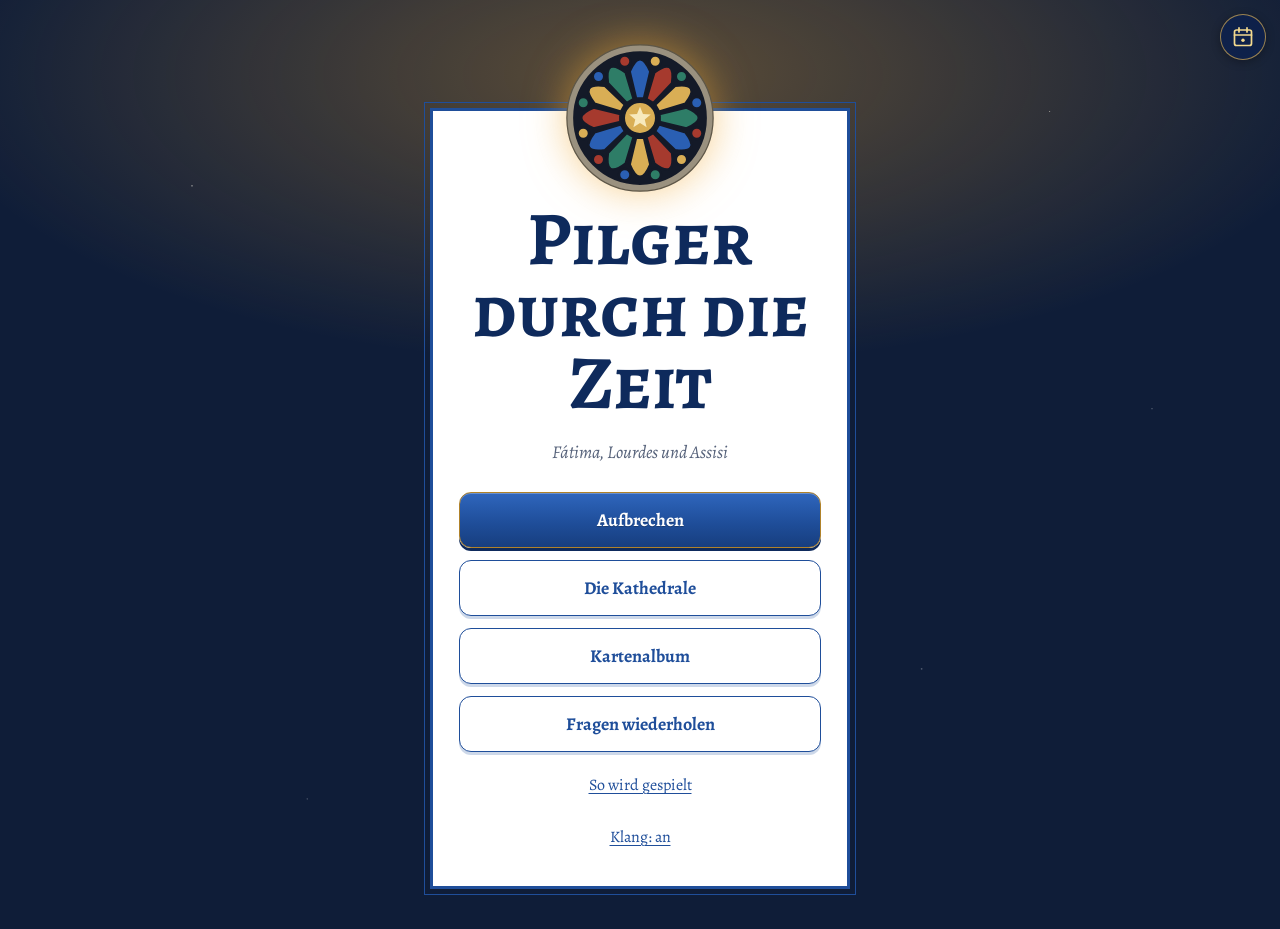
<file: index.html>
<!doctype html>
<html lang="de">
<head>
<meta charset="utf-8">
<meta name="viewport" content="width=device-width, initial-scale=1, viewport-fit=cover">
<meta name="theme-color" content="#1F4E9A">
<title>Pilger durch die Zeit</title>
<link rel="manifest" href="manifest.webmanifest">
<link rel="icon" href="icon-192.png">
<link rel="apple-touch-icon" href="icon-192.png">
<meta name="apple-mobile-web-app-capable" content="yes">
<link rel="preconnect" href="https://fonts.googleapis.com">
<link rel="preconnect" href="https://fonts.gstatic.com" crossorigin>
<link href="https://fonts.googleapis.com/css2?family=Alegreya:ital,wght@0,400;0,500;0,700;0,800;1,400&family=Alegreya+SC:wght@500;700&display=swap" rel="stylesheet">
<link rel="stylesheet" href="style.css">
</head>
<body>
<div id="app"></div>
<script src="bilder.js"></script>
<script src="kapitel-1-fatima.js"></script>
<script src="kapitel-2-lourdes.js"></script>
<script src="kapitel-3-assisi.js"></script>
<script src="spiel.js"></script>
</body>
</html>
</file>
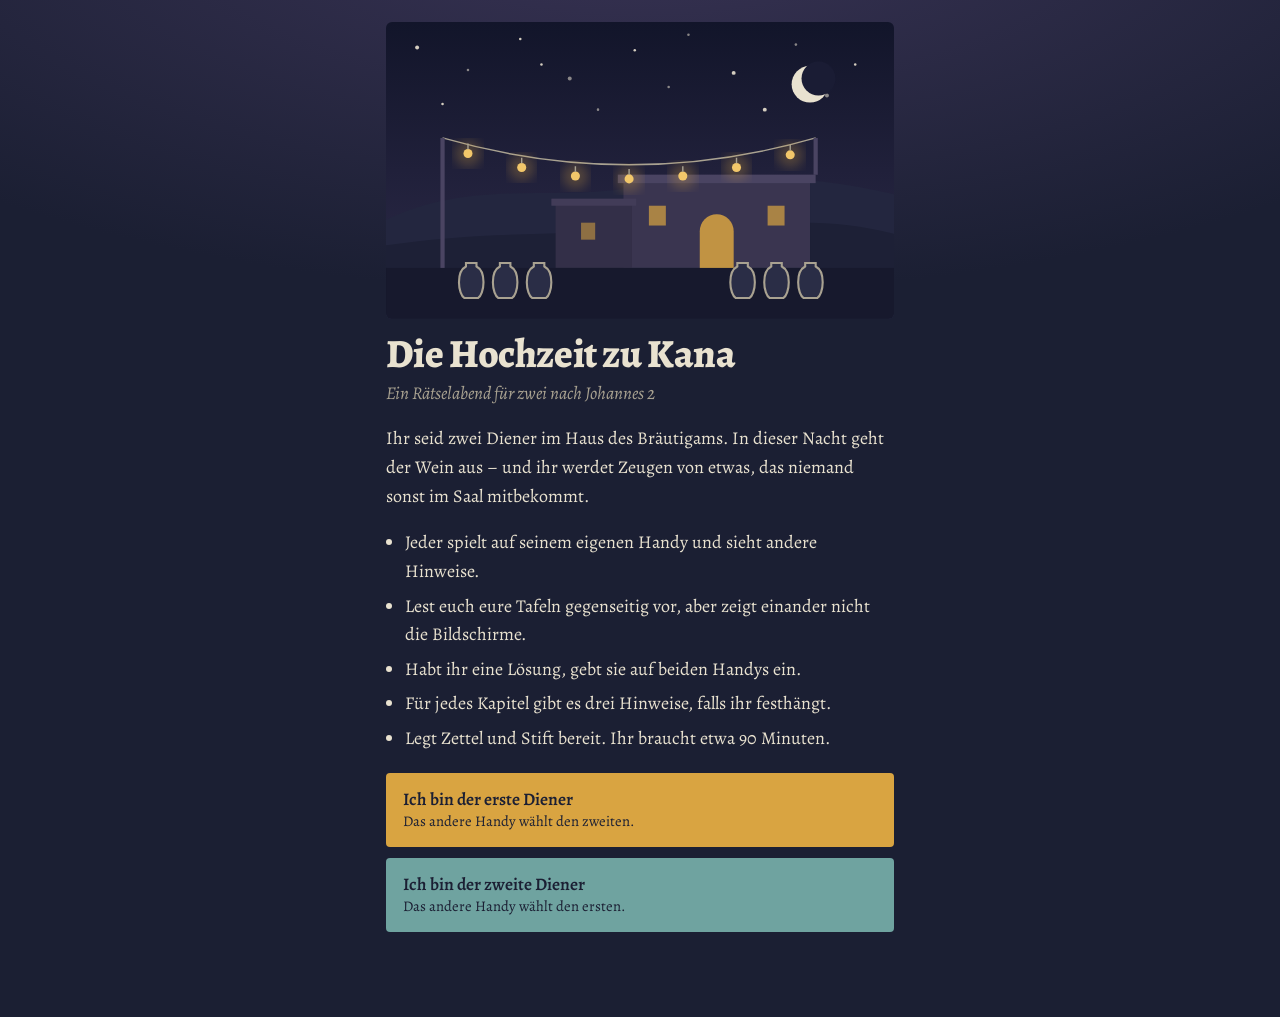
<file: kana.html>
<!DOCTYPE html>
<html lang="de">
<head>
<meta charset="utf-8">
<meta name="viewport" content="width=device-width, initial-scale=1">
<meta name="theme-color" content="#1B1F33">
<title>Die Hochzeit zu Kana</title>
<link rel="preconnect" href="https://fonts.googleapis.com">
<link rel="preconnect" href="https://fonts.gstatic.com" crossorigin>
<link href="https://fonts.googleapis.com/css2?family=Alegreya:ital,wght@0,400;0,600;0,800;1,400;1,600&display=swap" rel="stylesheet">
<style>
:root{
  --night:#1B1F33; --night2:#262B45; --night3:#33385A;
  --stone:#E9E2D0; --stone-dim:#A9A291;
  --ink:#2B2335; --ink-dim:#6B6152;
  --wine:#8E2448; --water:#6FA3A0; --lamp:#D9A441;
}
*{box-sizing:border-box}
html{background:var(--night)}
body{margin:0;min-height:100vh;color:var(--stone);
  background:radial-gradient(ellipse 120% 60% at 50% -10%, #3A3456 0%, var(--night) 65%) no-repeat, var(--night);
  font-family:Alegreya,Georgia,serif;font-size:18px;line-height:1.6}
main{max-width:34rem;margin:0 auto;padding:1rem 1.1rem 4rem}
h1{font-weight:800;font-size:2.5rem;line-height:1.02;margin:.9rem 0 .3rem;letter-spacing:-.01em}
h2{font-weight:800;font-size:1.75rem;line-height:1.12;margin:0}
.ref{color:var(--stone-dim);font-style:italic;margin:0 0 1rem}
p{margin:.65rem 0}
.story p:first-child::first-letter{font-weight:800;font-size:3.1em;float:left;line-height:.85;margin:.06em .1em 0 0;color:var(--lamp)}

/* Szene auf dem Startbildschirm */
.scene{display:block;width:100%;height:auto;border-radius:6px;margin-top:.4rem}
.scene .glow{animation:flicker 4.5s ease-in-out infinite}
.scene .glow:nth-of-type(2n){animation-delay:-1.7s}
@keyframes flicker{0%,100%{opacity:1}45%{opacity:.78}60%{opacity:.95}}

/* Krüge als Fortschritt */
.jars{display:flex;gap:.4rem;margin:.3rem 0 .6rem}
.jar{width:2.1rem;height:2.9rem;overflow:visible}
.jar .body{fill:none;stroke:var(--stone-dim);stroke-width:2}
.jar .liquid{fill:var(--water);transform-box:fill-box;transform-origin:50% 100%;transform:scaleY(0);transition:transform 1.5s cubic-bezier(.3,.7,.3,1), fill 2.2s ease}
.jar.full .liquid{transform:scaleY(1)}
.jars.wine .liquid{fill:var(--wine)}
.jars.wine .jar{filter:drop-shadow(0 0 6px rgba(217,164,65,.55));transition:filter 2s ease}

/* Kapitelkopf */
.head{display:flex;gap:.8rem;align-items:center;margin:.6rem 0 .2rem}
.icon{flex:none;width:3.1rem;height:3.1rem;stroke:var(--lamp);stroke-width:2;fill:none;stroke-linecap:round;stroke-linejoin:round}
.chapno{color:var(--stone-dim);font-size:.95rem;margin:0}

/* Tafel mit den Rollenhinweisen – heller Kalkstein, dunkle Tinte */
.tablet{background:linear-gradient(170deg,#EFE9DA 0%,#E2D9C3 100%);color:var(--ink);border-radius:4px;
  padding:1rem 1.1rem 1.1rem;margin:1.3rem 0;border-top:5px solid var(--lamp);box-shadow:0 8px 24px rgba(0,0,0,.35)}
.tablet.b{border-top-color:var(--water)}
.tablet .who{font-weight:600;font-style:italic;color:#8A6A1F;margin:0 0 .4rem}
.tablet.b .who{color:#3F7A76}
.tablet blockquote{border-left-color:var(--wine)}
.tablet .codes{color:var(--wine)}
.tablet .compass{color:var(--ink-dim)}
.tablet .grid span{background:#D2C7AE;color:var(--ink)}
blockquote{margin:.8rem 0;padding:.2rem 0 .2rem 1rem;border-left:3px solid var(--lamp);font-style:italic}
blockquote.segen{font-style:normal;line-height:1.9}
ul.plain{padding-left:1.1rem;margin:.5rem 0}
ul.plain li{margin:.4rem 0}
ol.vessels{padding-left:1.7rem;margin:.5rem 0}
ol.vessels li{margin:.3rem 0}
.codes{font-size:1.35rem;font-weight:600;letter-spacing:.04em}
.compass{text-align:center;font-style:italic;font-size:.95rem}
.compass::after{content:" ↑"}
.grid{display:grid;grid-template-columns:repeat(5,1fr);gap:4px;max-width:16rem;margin:.3rem auto .6rem}
.grid span{aspect-ratio:1;display:flex;align-items:center;justify-content:center;font-weight:800;font-size:1.3rem;border-radius:2px}

/* Eingabe */
.entry{display:flex;gap:.5rem;margin:1.2rem 0 .4rem}
input,textarea{font:inherit;color:var(--stone);background:var(--night);border:2px solid var(--night3);border-radius:4px}
input{flex:1;min-width:0;font-size:1.25rem;padding:.55rem .7rem;letter-spacing:.03em}
input:focus,textarea:focus{outline:none;border-color:var(--lamp)}
button{font:inherit;font-weight:600;border:0;border-radius:4px;padding:.6rem 1.1rem;cursor:pointer;background:var(--lamp);color:var(--night)}
button.quiet{background:none;color:var(--stone-dim);padding:.4rem 0;text-decoration:underline;font-weight:400}
button.quiet.armed{color:var(--lamp)}
button:focus-visible,input:focus-visible,textarea:focus-visible,summary:focus-visible{outline:3px solid var(--water);outline-offset:2px}
.msg{min-height:1.6rem;color:var(--lamp)}
.shake{animation:shake .35s}
@keyframes shake{20%,60%{transform:translateX(-6px)}40%,80%{transform:translateX(6px)}}
.hint{background:var(--night2);border-left:3px solid var(--stone-dim);padding:.55rem .85rem;margin:.6rem 0;border-radius:2px}
details{margin-top:1.4rem;color:var(--stone-dim)}
details summary{cursor:pointer}
textarea{width:100%;min-height:5.5rem;padding:.6rem .7rem;margin-top:.5rem;resize:vertical;font-size:1rem;line-height:1.5}

/* Start und Rollen */
.rules{padding-left:1.2rem}
.rules li{margin:.35rem 0}
.roles{display:grid;gap:.7rem;margin:1.3rem 0}
.roles button{text-align:left;padding:.95rem 1.1rem;font-size:1.1rem;line-height:1.35}
.roles button.b{background:var(--water)}
.roles small{display:block;font-weight:400;font-size:.92rem}
.big{width:100%;padding:.85rem;font-size:1.1rem;margin-top:1.2rem}

/* Zwischenszene */
.interlude{border-top:1px solid var(--night3);margin-top:.8rem;padding-top:.4rem}
.wait{color:var(--stone-dim);font-style:italic;font-size:.95rem}

/* Ende */
.final{font-size:1.22rem;line-height:1.7}
.reveal{opacity:0;transition:opacity 1.6s ease 1.8s}
.ready .reveal{opacity:1}
.personal{margin-top:1.4rem;padding:1rem 1.1rem;border:2px solid var(--wine);border-radius:4px;white-space:pre-line;font-size:1.1rem}
.talk{background:var(--night2);border-radius:4px;padding:1rem 1.1rem;margin-top:1.4rem}
.talk h3{margin:0 0 .4rem;font-size:1.2rem}
.talk ol{padding-left:1.3rem;margin:.4rem 0 0}
.talk li{margin:.45rem 0}
@media (prefers-reduced-motion:reduce){
  .scene .glow{animation:none}
  .jar .liquid,.jars.wine .jar,.reveal{transition:none}
  .shake{animation:none}
}
</style>
</head>
<body>
<main id="app"></main>
<script>
/* Eigene Nachricht für das Ende – erscheint nach dem letzten Rätsel auf beiden Handys.
   Zeilenumbruch mit \n, z. B. "Danke für diesen Abend.\nIn Liebe, Philipp" */
const PERSONAL_MESSAGE = "Liebe Karina,\n\nin Kana hat Jesus sein erstes Zeichen bei einer Hochzeit gewirkt – mitten in einem Fest, mitten unter Menschen, die sich lieben. Und es war Maria, die gesehen hat, was fehlt, und es ihrem Sohn anvertraut hat.\n\nDanke, dass wir zusammen auf dem Weg sind. Mit dir wird so vieles Gewöhnliche zu etwas Besonderem.\n\nIch bitte die Gottesmutter, dass sie auch über uns wacht und ihrem Sohn sagt, was uns fehlt – und dass wir den Mut haben zu tun, was er uns sagt.\n\nLass uns zum Schluss zusammen ein Gegrüßet seist du, Maria beten.\n\nDein Philipp";

/* --- SHA-256 (kompakt, ohne externe Abhängigkeiten) --- */
function sha256(ascii){
  function rr(v,a){return (v>>>a)|(v<<(32-a))}
  const bytes=new TextEncoder().encode(ascii);
  const K=[],H=[];let p=2,n=0;
  const isP=x=>{for(let i=2;i*i<=x;i++)if(x%i===0)return false;return true};
  while(n<64){if(isP(p)){if(n<8)H[n]=(Math.pow(p,1/2)*4294967296)|0;K[n++]=(Math.pow(p,1/3)*4294967296)|0}p++}
  const l=bytes.length,bl=l*8;
  const withPad=new Uint8Array(((l+9+63)>>6)<<6);withPad.set(bytes);withPad[l]=0x80;
  const dv=new DataView(withPad.buffer);dv.setUint32(withPad.length-4,bl>>>0);dv.setUint32(withPad.length-8,Math.floor(bl/4294967296));
  const h=H.slice();
  for(let o=0;o<withPad.length;o+=64){
    const w=new Array(64);
    for(let i=0;i<16;i++)w[i]=dv.getUint32(o+i*4);
    for(let i=16;i<64;i++){const s0=rr(w[i-15],7)^rr(w[i-15],18)^(w[i-15]>>>3),s1=rr(w[i-2],17)^rr(w[i-2],19)^(w[i-2]>>>10);w[i]=(w[i-16]+s0+w[i-7]+s1)|0}
    let [a,b,c,d,e,f,g,hh]=h;
    for(let i=0;i<64;i++){
      const S1=rr(e,6)^rr(e,11)^rr(e,25),ch=(e&f)^(~e&g),t1=(hh+S1+ch+K[i]+w[i])|0;
      const S0=rr(a,2)^rr(a,13)^rr(a,22),mj=(a&b)^(a&c)^(b&c),t2=(S0+mj)|0;
      hh=g;g=f;f=e;e=(d+t1)|0;d=c;c=b;b=a;a=(t1+t2)|0}
    h[0]=(h[0]+a)|0;h[1]=(h[1]+b)|0;h[2]=(h[2]+c)|0;h[3]=(h[3]+d)|0;h[4]=(h[4]+e)|0;h[5]=(h[5]+f)|0;h[6]=(h[6]+g)|0;h[7]=(h[7]+hh)|0}
  return h.map(x=>(x>>>0).toString(16).padStart(8,'0')).join('');
}
function norm(s){return s.toUpperCase().replace(/Ä/g,'AE').replace(/Ö/g,'OE').replace(/Ü/g,'UE').replace(/ß/g,'SS').replace(/[^A-Z0-9]/g,'')}

const CH = JSON.parse(new TextDecoder().decode(Uint8Array.from(atob("W3sidGl0bGUiOiAiRGVyIEtlbGxlciIsICJyZWYiOiAiSm9oIDIsMeKAkzMiLCAibGFiZWwiOiAiS2VsbGVyc2NobG9zcyIsICJudW1lcmljIjogdHJ1ZSwgInN0b3J5IjogIjxwPkR1IGhlYnN0IGRlbiBncm/[base64]/[base64]"),c=>c.charCodeAt(0))));

/* --- Spielstand --- */
const fresh=()=>({role:null,phase:'start',ch:0,found:[],hints:CH.map(()=>0),notes:CH.map(()=>''),start:null});
let S=fresh();
const KEY="kana-spielstand-v2";
async function save(){
  const v=JSON.stringify(S);
  try{if(window.storage){await window.storage.set(KEY,v,false);return}}catch(e){}
  try{localStorage.setItem(KEY,v)}catch(e){}
}
async function load(){
  let v=null;
  try{if(window.storage){const r=await window.storage.get(KEY,false);if(r&&r.value)v=r.value}}catch(e){}
  if(!v){try{v=localStorage.getItem(KEY)}catch(e){}}
  if(v){try{S=Object.assign(fresh(),JSON.parse(v))}catch(e){}}
}

/* --- Bausteine --- */
const app=document.getElementById('app');
const JAR='M9 4h12v4c6 3 8 9 8 18s-3 16-6 18H7c-3-2-6-9-6-18S3 11 9 8z';
function jars(filled,animateLast){
  let s=`<div class="jars" aria-label="${filled} von 6 Krügen gefüllt">`;
  for(let i=0;i<6;i++){
    const full=i<filled && !(animateLast && i===filled-1);
    s+=`<svg class="jar${full?' full':''}" data-i="${i}" viewBox="0 0 30 48" aria-hidden="true"><defs><clipPath id="c${i}"><path d="${JAR}"/></clipPath></defs>
      <rect class="liquid" clip-path="url(#c${i})" x="0" y="8" width="30" height="38"/><path class="body" d="${JAR}"/></svg>`;
  }
  return s+'</div>';
}
function fillLast(n){requestAnimationFrame(()=>requestAnimationFrame(()=>{const j=app.querySelector(`.jar[data-i="${n-1}"]`);if(j)j.classList.add('full')}))}

const ICONS={
 key:'<circle cx="15" cy="24" r="8"/><circle cx="15" cy="24" r="2.5"/><path d="M23 24h19M36 24v6M41 24v5"/>',
 tablet:'<rect x="7" y="9" width="30" height="31" rx="2"/><path d="M12 17h20M12 23h20M12 29h13"/><path d="M33 44l11-15"/>',
 jar:'<path d="M18 6h12v5c7 3 9 10 9 18s-3 13-6 15H15c-3-2-6-7-6-15s2-15 9-18z"/><path d="M14 22h20"/>',
 well:'<path d="M9 30h30v12H9z"/><path d="M13 30V10M35 30V10M9 10h30M24 10v9"/><path d="M20 19h8l-1 6h-6z"/>',
 drops:'<path d="M14 7c3 5 5 8 5 11a5 5 0 0 1-10 0c0-3 2-6 5-11z"/><path d="M30 17c3 5 5 8 5 11a5 5 0 0 1-10 0c0-3 2-6 5-11z"/><path d="M19 30c2.4 4 4 6.4 4 8.8a4 4 0 0 1-8 0c0-2.4 1.6-4.8 4-8.8z"/>',
 gate:'<path d="M8 43V21a16 16 0 0 1 32 0v22"/><path d="M14 43V23a10 10 0 0 1 20 0v20"/><path d="M4 43h40"/>'
};
const icon=k=>`<svg class="icon" viewBox="0 0 48 48" aria-hidden="true">${ICONS[k]||''}</svg>`;

function sceneSVG(){
  const stars=[[22,18],[58,34],[95,12],[130,40],[176,20],[214,9],[246,36],[290,16],[332,30],[312,52],[40,58],[150,62],[268,62],[200,46],[110,30]]
    .map(([x,y],i)=>`<circle cx="${x}" cy="${y}" r="${i%3?0.9:1.4}" fill="#E9E2D0" opacity="${i%2?.55:.9}"/>`).join('');
  const lamps=[[58,86],[96,96],[134,102],[172,104],[210,102],[248,96],[286,87]]
    .map(([x,y])=>`<g class="glow"><circle cx="${x}" cy="${y+7}" r="9" fill="#D9A441" opacity=".28" filter="url(#bl)"/><circle cx="${x}" cy="${y+7}" r="3.2" fill="#F2C76A"/></g><line x1="${x}" y1="${y}" x2="${x}" y2="${y+4}" stroke="#A9A291" stroke-width="1"/>`).join('');
  return `<svg class="scene" viewBox="0 0 360 210" role="img" aria-label="Ein Haus in Kana bei Nacht, Lampen leuchten über dem Hof">
  <defs><linearGradient id="sky" x1="0" y1="0" x2="0" y2="1"><stop offset="0" stop-color="#12152A"/><stop offset="1" stop-color="#2E2B4A"/></linearGradient>
  <filter id="bl"><feGaussianBlur stdDeviation="4"/></filter></defs>
  <rect width="360" height="210" fill="url(#sky)"/>${stars}
  <circle cx="300" cy="44" r="13" fill="#E9E2D0"/><circle cx="306" cy="40" r="12" fill="#1A1C34"/>
  <path d="M0 140 C60 112 110 126 170 118 S280 104 360 122 V210 H0Z" fill="#23263F"/>
  <path d="M0 158 C80 146 150 152 220 146 S320 140 360 150 V210 H0Z" fill="#1D2036"/>
  <rect x="168" y="112" width="132" height="62" fill="#3A3550"/><rect x="164" y="108" width="140" height="6" fill="#4A4462"/>
  <rect x="120" y="128" width="54" height="46" fill="#332F48"/><rect x="117" y="125" width="60" height="5" fill="#423C58"/>
  <path d="M222 174v-26a12 12 0 0 1 24 0v26z" fill="#D9A441" opacity=".85"/>
  <rect x="186" y="130" width="12" height="14" fill="#D9A441" opacity=".7"/><rect x="270" y="130" width="12" height="14" fill="#D9A441" opacity=".7"/>
  <rect x="138" y="142" width="10" height="12" fill="#D9A441" opacity=".55"/>
  <path d="M40 82 Q172 120 304 82" fill="none" stroke="#A9A291" stroke-width="1"/>
  <line x1="40" y1="82" x2="40" y2="174" stroke="#4A4462" stroke-width="3"/><line x1="304" y1="82" x2="304" y2="108" stroke="#4A4462" stroke-width="3"/>
  ${lamps}
  <rect x="0" y="174" width="360" height="36" fill="#17192D"/>
  ${[60,84,108,252,276,300].map(x=>`<path transform="translate(${x-9} 168) scale(.62)" d="${JAR}" fill="#2A2D46" stroke="#A9A291" stroke-width="2.4"/>`).join('')}
  </svg>`;
}

function fundbuch(){
  const notes = S.found.length? '<ul class="plain">'+S.found.map((f,i)=>`<li>${CH[i].label}: <strong>${f}</strong></li>`).join('')+'</ul>' : '<p>Noch leer. Hier sammelt ihr eure Lösungen.</p>';
  return `<details><summary>Fundbuch</summary>${notes}<button class="quiet" id="resetBtn" onclick="reset(this)">Spiel neu beginnen</button></details>`;
}
function armed(btn,label,then){
  if(btn.classList.contains('armed')){btn.classList.remove('armed');then();return}
  const old=btn.textContent;btn.classList.add('armed');btn.textContent=label;
  setTimeout(()=>{if(btn.isConnected&&btn.classList.contains('armed')){btn.classList.remove('armed');btn.textContent=old}},3500);
}

/* --- Bildschirme --- */
function startScreen(){
  app.innerHTML=`${sceneSVG()}<h1>Die Hochzeit zu Kana</h1><p class="ref">Ein Rätselabend für zwei nach Johannes 2</p>
  <p>Ihr seid zwei Diener im Haus des Bräutigams. In dieser Nacht geht der Wein aus – und ihr werdet Zeugen von etwas, das niemand sonst im Saal mitbekommt.</p>
  <ul class="rules">
   <li>Jeder spielt auf seinem eigenen Handy und sieht andere Hinweise.</li>
   <li>Lest euch eure Tafeln gegenseitig vor, aber zeigt einander nicht die Bildschirme.</li>
   <li>Habt ihr eine Lösung, gebt sie auf beiden Handys ein.</li>
   <li>Für jedes Kapitel gibt es drei Hinweise, falls ihr festhängt.</li>
   <li>Legt Zettel und Stift bereit. Ihr braucht etwa 90 Minuten.</li>
  </ul>
  <div class="roles">
   <button onclick="pick('a')">Ich bin der erste Diener<small>Das andere Handy wählt den zweiten.</small></button>
   <button class="b" onclick="pick('b')">Ich bin der zweite Diener<small>Das andere Handy wählt den ersten.</small></button>
  </div>`;
}
function prologueScreen(){
  app.innerHTML=`${jars(0)}<h2>Am dritten Tag</h2><p class="ref">Prolog</p>
  <div class="story"><p>Kana, ein Dorf in den Hügeln Galiläas. Seit drei Tagen wird hier Hochzeit gefeiert, wie es sich gehört: mit Musik und Tanz, mit Brot und Wein für das ganze Dorf und die Gäste von auswärts.</p>
  <p>Ihr zwei gehört zum Gesinde des Bräutigams. Ihr tragt Platten, füllt Becher, räumt ab und schlaft wenig. Unter den Gästen ist ein junger Rabbi aus Nazaret mit seinen ersten Jüngern – und seine Mutter Maria, die beim Bräutigam ein und aus geht.</p>
  <p>Es ist der Abend des dritten Tages. Die Lampen im Hof werden angezündet. Im Hof stehen sechs steinerne Krüge, fast leer, und niemand beachtet sie.</p>
  <p>Noch nicht.</p></div>
  <button class="big" onclick="go('play')">Die Nacht beginnt</button>`;
}
function chapterScreen(){
  const c=CH[S.ch], isA=S.role==='a', n=S.hints[S.ch];
  let hints='';
  for(let i=0;i<n;i++)hints+=`<div class="hint"><strong>Hinweis ${i+1}:</strong> ${c.hints[i]}</div>`;
  const more = n<3 ? `<button class="quiet" id="hintBtn" onclick="hint(this)">${n===0?'Hinweis zeigen':'Nächsten Hinweis zeigen'}</button>`:'';
  app.innerHTML=`${jars(S.found.length)}
   <div class="head">${icon(c.icon)}<div><p class="chapno">Kapitel ${S.ch+1} von 6</p><h2>${c.title}</h2></div></div>
   <p class="ref">${c.ref}</p><div class="story">${c.story}</div>
   <section class="tablet ${S.role}"><p class="who">${isA?'Was der erste Diener sieht':'Was der zweite Diener sieht'}</p>${isA?c.a:c.b}</section>
   <div class="entry"><input id="ans" autocomplete="off" autocapitalize="characters" spellcheck="false" ${c.numeric?'inputmode="numeric"':''} placeholder="Eure Lösung" aria-label="Lösung"><button type="button" onclick="check()">Prüfen</button></div>
   <div class="msg" id="msg" role="status"></div>${hints}${more}
   <details${S.notes[S.ch]?' open':''}><summary>Notizen</summary><textarea id="notes" placeholder="Platz für eure Überlegungen. Wird nur auf diesem Handy gespeichert.">${esc(S.notes[S.ch])}</textarea></details>
   ${fundbuch()}`;
  document.getElementById('notes').addEventListener('input',e=>{S.notes[S.ch]=e.target.value;clearTimeout(window._nt);window._nt=setTimeout(save,500)});
}
function interludeScreen(){
  const c=CH[S.ch-1];
  app.innerHTML=`${jars(S.found.length,true)}
   <div class="head">${icon(c.icon)}<div><p class="chapno">Kapitel ${S.ch} gelöst</p><h2>${c.title}</h2></div></div>
   <div class="interlude story">${c.solved}</div>
   <p class="wait">Wartet, bis auch das andere Handy hier angekommen ist.</p>
   <button class="big" onclick="go('play')">Weiter zu Kapitel ${S.ch+1}</button>${fundbuch()}`;
  fillLast(S.found.length);
}
function endScreen(){
  const min=Math.max(1,Math.round((Date.now()-S.start)/60000)), used=S.hints.reduce((a,b)=>a+b,0);
  app.innerHTML=`<div id="end">${jars(6,true)}<h2>Das erste Zeichen</h2><p class="ref">Joh 2,11</p>
   <p class="final">Ihr ritzt das Wort in den Stein. Und während ihr noch davor steht, wird euch klar, was ihr in dieser Nacht gesehen habt:</p>
   <div class="reveal">
   <p class="final">Das war das erste Zeichen, das Jesus tat, in Kana in Galiläa. Er offenbarte seine Herrlichkeit, und seine Jünger glaubten an ihn.</p>
   <p>Der Speisemeister hat den Wein gelobt, der Bräutigam hat die Ehre bekommen. Gewusst, woher er kam, haben nur die Diener. Ihr zwei.</p>
   <p class="ref">Gelöst in etwa ${min} ${min===1?"Minute":"Minuten"}, mit ${used} ${used===1?'Hinweis':'Hinweisen'}.</p>
   ${PERSONAL_MESSAGE?`<div class="personal">${esc(PERSONAL_MESSAGE)}</div>`:''}
   <div class="talk"><h3>Für euch zwei, beim letzten Glas</h3><ol>
    <li>Wo habt ihr erlebt, dass aus etwas ganz Gewöhnlichem plötzlich etwas Besonderes wurde?</li>
    <li>Maria sagt: „Was er euch sagt, das tut.“ Wo fällt euch dieses Vertrauen gerade leicht, wo schwer?</li>
    <li>Der beste Wein kam zuletzt. Worauf freut ihr euch noch, gemeinsam?</li></ol></div>
   ${fundbuch()}</div></div>`;
  const e=document.getElementById('end');
  fillLast(6);
  setTimeout(()=>{const j=e.querySelector('.jars');if(j)j.classList.add('wine')},1700);
  requestAnimationFrame(()=>requestAnimationFrame(()=>e.classList.add('ready')));
}
function esc(s){return String(s||'').replace(/&/g,'&amp;').replace(/</g,'&lt;').replace(/>/g,'&gt;')}

/* --- Ablauf --- */
function render(){
  if(!S.role)startScreen();
  else if(S.ch>=CH.length)endScreen();
  else if(S.phase==='prologue')prologueScreen();
  else if(S.phase==='inter'&&S.ch>0)interludeScreen();
  else chapterScreen();
  window.scrollTo(0,0);
}
function pick(r){S.role=r;S.start=S.start||Date.now();S.phase=S.found.length?'play':'prologue';save();render()}
function go(p){S.phase=p;save();render()}
function hint(btn){armed(btn,'Wirklich? Noch einmal tippen',()=>{S.hints[S.ch]++;save();const y=window.scrollY;chapterScreen();window.scrollTo(0,y)})}
function check(){
  const inp=document.getElementById('ans'), v=norm(inp.value), msg=document.getElementById('msg');
  if(!v){msg.textContent='Gebt zuerst eine Lösung ein.';return}
  if(sha256('kana|'+v)===CH[S.ch].hash){
    S.found[S.ch]=v; S.ch++; S.phase='inter'; save(); render();
  } else {
    msg.textContent='Das stimmt noch nicht. Vergleicht eure Tafeln noch einmal.';
    inp.classList.remove('shake'); void inp.offsetWidth; inp.classList.add('shake');
  }
}
function reset(btn){armed(btn,'Alles löschen? Noch einmal tippen',async()=>{S=fresh();await save();render()})}
document.addEventListener('keydown',e=>{if(e.key==='Enter'&&e.target.id==='ans'){e.preventDefault();check()}});
load().then(render);
</script>
</body>
</html>
</file>
<file: style.css>
:root{
  --bg:#EDF1F7; --surface:#FFFFFF; --text:#18233A; --muted:#56627A;
  --azul:#1F4E9A; --azul-deep:#0E2A5C; --on-azul:#FFFFFF;
  --ouro:#B0822A; --vela:#F0A935; --ok:#3F7A4A; --rot:#A63A2E;
  --paper:#FBF9F4; --wax:#E6DCC4; --night:#0F1D38; --night-text:#ECE5D2;
  --line:rgba(31,78,154,.22);
  --tile:url("data:image/svg+xml,%3Csvg xmlns='http://www.w3.org/2000/svg' width='72' height='72' viewBox='0 0 72 72'%3E%3Cg fill='none' stroke='%231F4E9A' stroke-width='1.4' opacity='.14'%3E%3Ccircle cx='0' cy='0' r='18'/%3E%3Ccircle cx='72' cy='0' r='18'/%3E%3Ccircle cx='0' cy='72' r='18'/%3E%3Ccircle cx='72' cy='72' r='18'/%3E%3Cpath d='M36 16C44 28 44 28 56 36C44 44 44 44 36 56C28 44 28 44 16 36C28 28 28 28 36 16Z'/%3E%3Ccircle cx='36' cy='36' r='4'/%3E%3C/g%3E%3C/svg%3E");
}
@media (prefers-color-scheme: dark){
  :root:not([data-theme="light"]){
    --bg:#0B1426; --surface:#14213B; --text:#E4EAF4; --muted:#9DAAC2;
    --azul:#86AAEA; --azul-deep:#D3E0F7; --on-azul:#0B1426;
    --ouro:#D9AE55; --ok:#7BC48A; --rot:#E58577; --wax:#5C5546;
    --night:#060C19; --line:rgba(134,170,234,.24);
    --tile:url("data:image/svg+xml,%3Csvg xmlns='http://www.w3.org/2000/svg' width='72' height='72' viewBox='0 0 72 72'%3E%3Cg fill='none' stroke='%2386AAEA' stroke-width='1.4' opacity='.10'%3E%3Ccircle cx='0' cy='0' r='18'/%3E%3Ccircle cx='72' cy='0' r='18'/%3E%3Ccircle cx='0' cy='72' r='18'/%3E%3Ccircle cx='72' cy='72' r='18'/%3E%3Cpath d='M36 16C44 28 44 28 56 36C44 44 44 44 36 56C28 44 28 44 16 36C28 28 28 28 36 16Z'/%3E%3Ccircle cx='36' cy='36' r='4'/%3E%3C/g%3E%3C/svg%3E");
  }
}
:root[data-theme="dark"]{
  --bg:#0B1426; --surface:#14213B; --text:#E4EAF4; --muted:#9DAAC2;
  --azul:#86AAEA; --azul-deep:#D3E0F7; --on-azul:#0B1426;
  --ouro:#D9AE55; --ok:#7BC48A; --rot:#E58577; --wax:#5C5546;
  --night:#060C19; --line:rgba(134,170,234,.24);
  --tile:url("data:image/svg+xml,%3Csvg xmlns='http://www.w3.org/2000/svg' width='72' height='72' viewBox='0 0 72 72'%3E%3Cg fill='none' stroke='%2386AAEA' stroke-width='1.4' opacity='.10'%3E%3Ccircle cx='0' cy='0' r='18'/%3E%3Ccircle cx='72' cy='0' r='18'/%3E%3Ccircle cx='0' cy='72' r='18'/%3E%3Ccircle cx='72' cy='72' r='18'/%3E%3Cpath d='M36 16C44 28 44 28 56 36C44 44 44 44 36 56C28 44 28 44 16 36C28 28 28 28 36 16Z'/%3E%3Ccircle cx='36' cy='36' r='4'/%3E%3C/g%3E%3C/svg%3E");
}
:root{box-sizing:border-box;padding-top:env(safe-area-inset-top,0px);padding-bottom:env(safe-area-inset-bottom,0px);}
html{scroll-padding-top:env(safe-area-inset-top,0px);height:100%;}
*,*::before,*::after{box-sizing:inherit;}
body{margin:0;height:100%;background:var(--bg) var(--tile);color:var(--text);
  font-family:'Alegreya',Georgia,'Times New Roman',serif;font-size:18px;line-height:1.6;
  -webkit-tap-highlight-color:transparent;-webkit-font-smoothing:antialiased;}
#app{min-height:100%;}
button{font-family:inherit;}
:focus-visible{outline:3px solid var(--ouro);outline-offset:2px;}
img,svg,canvas{max-width:100%;}
.wrap{max-width:520px;margin:0 auto;padding:18px 18px 48px;}
.muted{color:var(--muted);}
h1,h2{line-height:1.2;margin:0;}

/* Buttons */
.btn{display:block;width:100%;padding:15px 18px;border-radius:12px;font-size:18px;font-weight:700;border:0;cursor:pointer;margin-top:12px;}
.btn.primary{background:linear-gradient(#2F66BD,#1F4E9A 55%,#173E7F);color:#fff;border:1.5px solid #B0822A;box-shadow:inset 0 1px 0 rgba(255,255,255,.28),0 3px 0 #0E2A5C;text-shadow:0 1px 0 rgba(0,0,0,.25);}
.btn.ghost{background:var(--surface);border:1.5px solid var(--azul);color:var(--azul);box-shadow:0 3px 0 var(--line);}
.btn:disabled{opacity:.5;cursor:default;}
.link{background:none;border:0;color:var(--azul);font-size:16px;padding:8px 2px;cursor:pointer;text-decoration:underline;text-underline-offset:3px;}
.link.danger{color:var(--rot);}

/* Title */
.title-screen{min-height:100vh;display:grid;place-items:center;padding:100px 20px 32px;background:radial-gradient(ellipse 80% 45% at 50% 8%,rgba(240,169,53,.34),transparent 70%),radial-gradient(1.2px 1.2px at 15% 20%,rgba(255,255,255,.6),transparent),radial-gradient(1px 1px at 82% 12%,rgba(255,255,255,.5),transparent),radial-gradient(1.3px 1.3px at 72% 72%,rgba(255,255,255,.35),transparent),radial-gradient(1px 1px at 24% 86%,rgba(255,255,255,.35),transparent),radial-gradient(1px 1px at 90% 44%,rgba(255,255,255,.4),transparent),var(--night);}
.t-card{width:100%;max-width:420px;background:var(--surface);border:3px solid var(--azul);outline:1px solid var(--azul);outline-offset:5px;padding:40px 26px 30px;text-align:center;margin:8px;}
.t-title{font-family:'Alegreya SC','Alegreya',Georgia,serif;font-weight:700;font-size:clamp(50px,14vw,76px);line-height:.95;color:var(--azul-deep);margin:0 0 18px;}
.t-sub{font-style:italic;color:var(--muted);margin:0 0 26px;}
.t-card .link{display:inline-block;margin-top:14px;}

/* Map */
.chapter{font-family:'Alegreya SC','Alegreya',Georgia,serif;font-weight:700;font-size:26px;color:var(--muted);margin-top:8px;}
.chapter span{display:block;font-size:52px;line-height:1;color:var(--azul-deep);}
.lead{margin:12px 0 0;max-width:34em;}
.path{list-style:none;padding:0;margin:22px 0 10px;position:relative;}
.path::before{content:"";position:absolute;left:31px;top:24px;bottom:24px;border-left:2px dashed var(--azul);opacity:.45;}
.node-btn{position:relative;display:flex;align-items:center;gap:14px;width:100%;background:var(--surface);border:1px solid var(--line);border-radius:12px;padding:12px 14px 12px 8px;margin:10px 0;text-align:left;color:var(--text);cursor:pointer;font-size:inherit;}
.node-btn:disabled{cursor:default;opacity:.55;}
.node.next .node-btn{border:2px solid var(--azul);}
.tile{flex:0 0 46px;height:46px;display:grid;place-items:center;background:var(--azul);color:var(--on-azul);font-family:'Alegreya SC','Alegreya',Georgia,serif;font-weight:700;font-size:22px;border-radius:5px;box-shadow:inset 0 0 0 3px var(--surface),inset 0 0 0 4px var(--azul);}
.node.locked .tile{background:var(--muted);box-shadow:inset 0 0 0 3px var(--surface),inset 0 0 0 4px var(--muted);}
.node.gold .tile{background:var(--ouro);box-shadow:inset 0 0 0 3px var(--surface),inset 0 0 0 4px var(--ouro);color:#fff;}
.nt{flex:1;min-width:0;}
.nleg{display:block;font-size:14px;color:var(--muted);}
.ntitle{display:block;font-weight:700;font-size:18px;line-height:1.25;}
.ndate{display:block;font-size:14px;font-style:italic;color:var(--ouro);}
.nstat{flex:0 0 auto;font-size:13px;color:var(--muted);text-align:right;}
.nstat b{display:block;font-size:14px;color:var(--text);}
.node.gold .nstat b{color:var(--ouro);}
.later{margin-top:26px;border:1.5px dashed var(--line);border-radius:12px;padding:14px 16px;color:var(--muted);}
.later h2{font-size:18px;color:var(--text);}
.later p{margin:4px 0 0;font-size:16px;}

/* Stage bar */
.stagebar{position:sticky;top:env(safe-area-inset-top,0px);z-index:5;background:var(--bg);border-bottom:1px solid var(--line);}
.stagebar-in{max-width:520px;margin:0 auto;padding:6px 18px;display:flex;align-items:center;gap:10px;}
.stagebar .st-title{flex:1;min-width:0;text-align:center;font-style:italic;color:var(--muted);font-size:15px;white-space:nowrap;overflow:hidden;text-overflow:ellipsis;}
.candles{display:flex;gap:4px;}
.candle{width:18px;height:30px;display:block;}
.candle svg{width:100%;height:100%;display:block;overflow:visible;}
.candle .flame{fill:var(--vela);transform-origin:10px 12px;}
.candle .wax{fill:var(--wax);}
.candle.lit .flame{animation:flicker 2.6s ease-in-out infinite;}
.candle.out .flame{fill:none;stroke:var(--muted);stroke-width:1;stroke-dasharray:2 2;}
.candle.puff .flame{animation:puff .6s ease-out;}
@keyframes flicker{0%,100%{transform:scale(1,1)}40%{transform:scale(.94,1.06)}70%{transform:scale(1.04,.96)}}
@keyframes puff{0%{fill:var(--vela);transform:scale(1.4)}100%{transform:scale(.6)}}

/* Scenes */
.panel{border-radius:14px;padding:22px 20px 20px;margin-top:14px;}
.panel.heute{background:var(--surface);border:1px solid var(--line);}
.panel.nacht{background-color:var(--night);color:var(--night-text);
  background-image:radial-gradient(1.2px 1.2px at 18% 22%,rgba(255,255,255,.55),transparent),radial-gradient(1px 1px at 72% 14%,rgba(255,255,255,.45),transparent),radial-gradient(1.4px 1.4px at 86% 58%,rgba(255,255,255,.35),transparent),radial-gradient(1px 1px at 34% 78%,rgba(255,255,255,.3),transparent);}
.panel.nacht.enter{animation:reveal .9s ease-out;}
@keyframes reveal{from{opacity:0;filter:brightness(2.2)}to{opacity:1;filter:none}}
/* Damals: altes Papier mit Korn und dunklem Rand */
.panel.damals{color:var(--text);border:1px solid var(--line);
  background:var(--grain),radial-gradient(ellipse at 50% 40%,transparent 55%,var(--vignette) 100%),var(--surface);
  box-shadow:inset 0 0 0 1px rgba(255,250,235,.25),0 2px 10px rgba(80,50,15,.12);}
.panel.damals .kicker{color:var(--sepia-accent);}
.panel.heute .kicker{color:var(--azul);}
.panel.enter{animation:sceneIn .7s ease-out;}
@keyframes sceneIn{from{opacity:0;transform:translateY(8px)}to{opacity:1;transform:none}}
.kicker{font-family:'Alegreya SC','Alegreya',Georgia,serif;font-weight:500;font-size:16px;color:var(--ouro);margin:0 0 6px;}
.panel p.txt{margin:0;font-size:19px;line-height:1.65;}
.scene-foot{display:flex;justify-content:space-between;align-items:center;margin-top:6px;}
.dots{display:flex;gap:6px;}
.dots i{width:7px;height:7px;border-radius:50%;background:var(--line);}
.dots i.on{background:var(--azul);}

/* Challenges */
.challenge-head{margin-top:16px;}
.challenge-head h2{font-size:22px;}
.challenge-head .step{margin:0 0 4px;font-size:15px;color:var(--muted);}
.challenge-head p{margin:6px 0 0;}
.q{font-size:22px;font-weight:700;}
.timer{height:6px;background:var(--line);border-radius:3px;overflow:hidden;margin:16px 0 6px;}
.timer i{display:block;height:100%;background:var(--ouro);transform-origin:left center;}
.timer.low i{background:var(--rot);}
.opt{display:block;width:100%;text-align:left;padding:13px 16px;margin:9px 0;border-radius:10px;border:1.5px solid var(--line);background:var(--surface);color:var(--text);font-size:17px;line-height:1.4;cursor:pointer;}
.opt:disabled{cursor:default;}
.opt.right{border-color:var(--ok);background:rgba(63,122,74,.14);}
.opt.wrong{border-color:var(--rot);background:rgba(166,58,46,.12);}
.fb{margin-top:14px;padding:12px 14px;border-radius:10px;border-left:4px solid var(--ok);background:var(--surface);font-size:17px;}
.fb.bad{border-left-color:var(--rot);}
.fb strong{margin-right:4px;}

.zeitstrahl{margin:16px 0 8px;padding:0 0 0 24px;}
.zeitstrahl li{padding:6px 0 6px 4px;border-bottom:1px dashed var(--line);}
.zeitstrahl li b{display:block;font-size:15px;color:var(--ouro);font-weight:500;font-style:italic;}
.zeitstrahl:empty{display:none;}
.ev{display:block;width:100%;text-align:left;padding:12px 14px;margin:8px 0;border-radius:10px;border:1.5px solid var(--line);background:var(--surface);color:var(--text);font-size:17px;line-height:1.35;cursor:pointer;}
.ev.shake{animation:shake .4s;border-color:var(--rot);}
@keyframes shake{20%{transform:translateX(-6px)}40%{transform:translateX(6px)}60%{transform:translateX(-4px)}80%{transform:translateX(3px)}}

.rosary{position:relative;margin-top:14px;background:var(--surface);border:1px solid var(--line);border-radius:14px;overflow:hidden;touch-action:none;user-select:none;-webkit-user-select:none;cursor:pointer;}
.rosary canvas{display:block;width:100%;}
.rz-label{position:absolute;top:10px;left:10px;right:10px;text-align:center;font-style:italic;color:var(--muted);font-size:16px;pointer-events:none;}
.rz-fb{position:absolute;left:0;right:0;bottom:12px;text-align:center;font-weight:700;font-size:18px;pointer-events:none;}
.rz-fb.good{color:var(--ok);} .rz-fb.bad{color:var(--rot);}

/* Cards: Andachtsbildchen */
.card{position:relative;aspect-ratio:5/8;padding:6px;border-radius:5px;
  background:radial-gradient(circle,#FFFFFF 38%,transparent 43%) 0 0/9px 9px;
  filter:drop-shadow(0 3px 8px rgba(14,42,92,.22));color:#1B2A48;}
.card-in{height:100%;background:#FBF9F4;border:2px solid #B0822A;outline:1px solid #B0822A;outline-offset:-7px;border-radius:3px;display:flex;flex-direction:column;align-items:center;text-align:center;padding:13% 9% 8%;overflow:hidden;position:relative;}
.card-art{width:74%;aspect-ratio:1;border-radius:50% 50% 6px 6px/42% 42% 6px 6px;background:radial-gradient(circle at 50% 36%,#FFFFFF,#E3EBF8);border:1px solid rgba(176,130,42,.6);display:grid;place-items:center;color:#1F4E9A;}
.card-art svg{width:74%;height:74%;fill:none;stroke:currentColor;stroke-width:2.6;stroke-linecap:round;stroke-linejoin:round;}
.card-name{font-weight:800;line-height:1.15;margin-top:9%;}
.card-sub{font-style:italic;color:#6A5A3A;line-height:1.2;margin-top:3px;}
.card-rar{margin-top:auto;font-family:'Alegreya SC','Alegreya',Georgia,serif;color:#8A6420;}
.card-text{font-size:15px;line-height:1.5;margin:10px 0 12px;text-align:left;}
.card.gold .card-in{background:linear-gradient(150deg,#F7E9BD 0%,#DDB866 42%,#F5E1A3 58%,#BE9034 100%);}
.card.gold .card-art{background:radial-gradient(circle at 50% 36%,#FFF9E4,#EFD9A2);color:#5A3D0C;}
.card.gold .card-sub{color:#5A3D0C;}
.card.gold .card-rar{color:#5A3D0C;}
.card.gold .card-in::after{content:"";position:absolute;inset:-40%;background:linear-gradient(115deg,transparent 42%,rgba(255,255,255,.55) 50%,transparent 58%);animation:shine 4.5s ease-in-out infinite;pointer-events:none;}
@keyframes shine{0%{transform:translateX(-60%)}55%,100%{transform:translateX(60%)}}
.card.sm .card-name{font-size:12.5px;}
.card.sm .card-sub{font-size:11px;}
.card.sm .card-rar{font-size:11px;}
.card.md{width:230px;margin:0 auto;}
.card.md .card-name{font-size:19px;}
.card.md .card-sub{font-size:15px;}
.card.md .card-rar{font-size:14px;}
.card.lg{width:min(320px,86vw);aspect-ratio:auto;}
.card.lg .card-art{width:52%;}
.card.lg .card-in{padding:9% 8% 6%;}
.card.lg .card-name{font-size:22px;margin-top:5%;}
.card.lg .card-sub{font-size:15px;}
.card.lg .card-rar{font-size:14px;}

.album{display:grid;grid-template-columns:repeat(3,1fr);gap:12px;margin-top:18px;}
.album-item{background:none;border:0;padding:0;cursor:pointer;display:block;width:100%;}
.slot{aspect-ratio:5/8;border:1.5px dashed var(--line);border-radius:6px;display:flex;flex-direction:column;justify-content:center;align-items:center;text-align:center;padding:8px;color:var(--muted);font-size:12.5px;line-height:1.3;background:var(--surface);}
.slot span{font-family:'Alegreya SC','Alegreya',Georgia,serif;font-size:34px;line-height:1;color:var(--line);margin-bottom:6px;}
.reset{margin-top:28px;text-align:center;}

.overlay{position:fixed;inset:0;background:rgba(6,12,25,.76);display:grid;place-items:center;z-index:50;padding:24px;overflow:auto;}
.overlay .close{display:block;margin:14px auto 0;color:#fff;}

/* Reward */
.reward{text-align:center;padding-top:10px;overflow-x:hidden;}
.reward h2{font-size:28px;margin-top:10px;}
.reward p{margin:8px auto 0;max-width:30em;}
.flip{perspective:1100px;width:230px;margin:26px auto 6px;position:relative;z-index:0;cursor:pointer;}
.flip-inner{position:relative;transform-style:preserve-3d;transform:rotateY(180deg);transition:transform 1.1s cubic-bezier(.3,.7,.3,1);}
.flip.open .flip-inner{transform:rotateY(0deg);}
.flip-inner .card{backface-visibility:hidden;-webkit-backface-visibility:hidden;}
.flip-back{position:absolute;inset:0;transform:rotateY(180deg);backface-visibility:hidden;-webkit-backface-visibility:hidden;border-radius:6px;border:6px solid #FFFFFF;
  background:#1F4E9A url("data:image/svg+xml,%3Csvg xmlns='http://www.w3.org/2000/svg' width='46' height='46' viewBox='0 0 72 72'%3E%3Cg fill='none' stroke='%23FFFFFF' stroke-width='2' opacity='.7'%3E%3Ccircle cx='0' cy='0' r='18'/%3E%3Ccircle cx='72' cy='0' r='18'/%3E%3Ccircle cx='0' cy='72' r='18'/%3E%3Ccircle cx='72' cy='72' r='18'/%3E%3Cpath d='M36 16C44 28 44 28 56 36C44 44 44 44 36 56C28 44 28 44 16 36C28 28 28 28 36 16Z'/%3E%3Ccircle cx='36' cy='36' r='4'/%3E%3C/g%3E%3C/svg%3E");}
@keyframes flip{from{transform:rotateY(180deg)}to{transform:rotateY(0deg)}}
.bonus{margin-top:26px;padding-top:18px;border-top:1px dashed var(--line);}
.bonus .card.md{width:190px;}
.gain{display:flex;justify-content:center;align-items:center;gap:8px;font-weight:700;color:var(--ouro);}
.reward p.gain{margin-top:14px;}
.gain small{display:block;font-weight:400;font-style:italic;color:var(--muted);font-size:15px;}

.rules p{margin:14px 0 0;}

/* Kathedrale */
.stone{width:22px;height:22px;flex:0 0 22px;}
.stone path{fill:var(--wax);stroke:var(--muted);stroke-width:1.3;}
.stones{display:flex;align-items:center;gap:8px;margin-top:12px;font-size:18px;}
.stones b{font-size:22px;}
.plan{margin:16px 0 6px;background:var(--surface);border:1px solid var(--line);border-radius:14px;padding:6px 4px;}
.plan svg{display:block;width:100%;height:auto;}
.room{cursor:pointer;outline:none;}
.room .shape{stroke-width:2;stroke-linejoin:round;}
.room.ruin .shape,.room.future .shape{fill:url(#p-ruin);stroke:var(--muted);stroke-dasharray:5 4;}
.room.future{opacity:.72;}
.room.aufbau .shape{fill:url(#p-tile);stroke:var(--azul);}
.room.vollendet .shape{fill:url(#p-gold);stroke:var(--ouro);stroke-width:3;}
.room:focus-visible .shape{stroke:var(--ouro);stroke-width:4;stroke-dasharray:none;}
.pr-bg{fill:var(--bg);} .pr-ln{stroke:var(--muted);stroke-width:1;opacity:.35;}
.pt-bg{fill:var(--surface);} .pt-ln{fill:none;stroke:var(--azul);stroke-width:1;opacity:.3;}
.lbl{font-family:'Alegreya',Georgia,serif;font-size:11.5px;font-weight:700;fill:var(--text);text-anchor:middle;pointer-events:none;paint-order:stroke;stroke:var(--surface);stroke-width:3.5px;stroke-linejoin:round;}
.lbl.sm{font-size:10px;}
.room.ruin .lbl,.room.future .lbl{fill:var(--muted);font-weight:500;font-style:italic;}
.room.vollendet .lbl{fill:var(--ouro);}
.room.vollendet .lbl.in{fill:#5A3D0C;stroke:#F3DFA0;}
.crack{fill:none;stroke:var(--muted);stroke-width:1.3;stroke-linecap:round;stroke-linejoin:round;pointer-events:none;}
.deco{pointer-events:none;}
.rib{fill:none;stroke:var(--azul);stroke-width:1;opacity:.45;}
.room.vollendet .rib{stroke:#8A6420;}
.solid{fill:var(--azul);}
.room.vollendet .solid{fill:#8A6420;}
.water{fill:#8DB3E2;stroke:var(--azul);stroke-width:1;}
.flower{fill:var(--vela);}
.inner{fill:none;stroke:var(--azul);stroke-width:1.2;}
.room.vollendet .inner{stroke:#8A6420;}
.compass{font-family:'Alegreya SC','Alegreya',Georgia,serif;font-size:12px;fill:var(--muted);text-anchor:middle;}
.legend{display:flex;flex-wrap:wrap;gap:4px 16px;font-size:14px;color:var(--muted);margin:2px 2px 0;}
.legend i{display:inline-block;width:14px;height:14px;border-radius:3px;vertical-align:-2px;margin-right:6px;border:1.5px solid;}
.legend .l-ruin{border-color:var(--muted);border-style:dashed;background:var(--bg);}
.legend .l-auf{border-color:var(--azul);background:var(--surface);}
.legend .l-voll{border-color:var(--ouro);background:linear-gradient(135deg,#F7E9BD,#DDB866);}
.rooms{list-style:none;padding:0;margin:18px 0 0;}
.rooms .ready .node-btn{border:2px solid var(--azul);}
.thumb{flex:0 0 46px;width:46px;height:61px;object-fit:cover;border-radius:6px;border:1.5px solid var(--ouro);margin-left:4px;}
.notice{margin-top:14px;padding:12px 14px;border-radius:10px;border-left:4px solid var(--ouro);background:var(--surface);font-size:17px;}
.state-line{margin:8px 0 0;font-style:italic;color:var(--ouro);}
.room-txt{margin:10px 0 0;}
.steps{list-style:none;padding:0;margin:20px 0 0;}
.stp{padding:14px 16px;margin:10px 0;border-radius:12px;background:var(--surface);border:1px solid var(--line);}
.stp.cur{border:2px solid var(--azul);}
.stp.later,.stp.wait{opacity:.66;}
.stp-top{display:flex;justify-content:space-between;align-items:baseline;gap:10px;}
.stp h3{margin:0;font-size:18px;line-height:1.3;}
.stp .sst{flex:0 0 auto;font-size:14px;font-style:italic;color:var(--muted);}
.stp.done .sst{color:var(--ok);}
.stp p{margin:6px 0 0;font-size:16px;}
.stp .btn{margin-top:12px;}
.req{list-style:none;padding:0;margin:10px 0 0;font-size:15px;}
.req li{position:relative;padding:2px 0 2px 24px;color:var(--muted);}
.req li::before{content:"";position:absolute;left:2px;top:8px;width:12px;height:12px;border-radius:50%;border:1.5px solid var(--muted);}
.req li.ok{color:var(--text);}
.req li.ok::before{background:var(--ok);border-color:var(--ok);}
.prayer .txt{white-space:pre-line;}
.prayer .note{margin:14px 0 0;font-size:15px;font-style:italic;opacity:.8;}


/* ---------- Spielgefühl ---------- */
.btn{transition:transform .08s,box-shadow .08s;}
.btn.primary:not(:disabled):active{transform:translateY(2px);box-shadow:inset 0 1px 0 rgba(255,255,255,.28),0 1px 0 #0E2A5C;}
.btn.ghost:not(:disabled):active{transform:translateY(2px);box-shadow:0 1px 0 var(--line);}
.hud{position:sticky;top:0;z-index:6;background:linear-gradient(#123470,#0B2150);border-bottom:2px solid #B0822A;box-shadow:0 3px 10px rgba(6,12,25,.25);}
.hud-in{max-width:520px;margin:0 auto;padding:8px 14px;display:flex;align-items:center;gap:8px;}
.hud-t{flex:1;min-width:0;font-family:'Alegreya SC','Alegreya',Georgia,serif;font-weight:700;color:#ECE5D2;font-size:17px;white-space:nowrap;overflow:hidden;text-overflow:ellipsis;}
.chip{display:flex;align-items:center;gap:6px;background:rgba(255,255,255,.08);border:1px solid rgba(217,174,85,.6);border-radius:999px;padding:3px 11px 3px 6px;color:#F5E9C8;font-weight:700;font-size:16px;line-height:1.3;}
.hud .stone{width:20px;height:20px;flex-basis:20px;}
.hud .stone path{fill:#E6DCC4;stroke:#B0822A;}
.cico{width:16px;height:20px;}
.cico rect{fill:#FBF9F4;stroke:#B0822A;stroke-width:1.5;}
.cico path{stroke:#B0822A;stroke-width:1.3;fill:none;}
.rose{display:block;width:150px;height:150px;margin:-108px auto 10px;filter:drop-shadow(0 0 20px rgba(240,169,53,.55));}
.rose .glass{animation:glass 5s ease-in-out infinite alternate;}
@keyframes glass{from{filter:brightness(.88) saturate(.9)}to{filter:brightness(1.18) saturate(1.2)}}
.candle.lit .flame{filter:drop-shadow(0 0 3px rgba(240,169,53,.95)) drop-shadow(0 0 8px rgba(240,169,53,.5));}
.flip::before{content:"";position:absolute;left:50%;top:50%;width:440px;height:440px;margin:-220px;border-radius:50%;background:repeating-conic-gradient(rgba(240,169,53,.3) 0 8deg,transparent 8deg 22deg);-webkit-mask:radial-gradient(circle,#000 0,transparent 62%);mask:radial-gradient(circle,#000 0,transparent 62%);opacity:0;transition:opacity .8s .3s;z-index:-1;pointer-events:none;animation:spin 30s linear infinite;}
.flip.gold::before{background:repeating-conic-gradient(rgba(255,214,110,.55) 0 8deg,transparent 8deg 19deg);}
.flip.open::before{opacity:1;}
.flip:not(.open) .flip-back{animation:pulse 1.6s ease-in-out infinite;}
@keyframes pulse{50%{box-shadow:0 0 0 3px rgba(240,169,53,.55),0 0 30px 8px rgba(240,169,53,.5);}}
@keyframes spin{to{transform:rotate(360deg)}}
.seal-hint{font-style:italic;color:var(--muted);font-size:16px;animation:hint 1.6s ease-in-out infinite alternate;}
@keyframes hint{from{opacity:.45}to{opacity:1}}
.spark{position:absolute;left:50%;top:50%;width:6px;height:6px;margin:-3px;border-radius:50%;background:#FFF3C4;box-shadow:0 0 8px 2px rgba(240,169,53,.85);pointer-events:none;opacity:0;animation:spark 1.25s ease-out forwards;z-index:3;}
.spark.g{background:#FFE08A;width:8px;height:8px;margin:-4px;}
@keyframes spark{0%{opacity:1;transform:translate(0,0) scale(1)}100%{opacity:0;transform:translate(var(--dx),var(--dy)) scale(.3)}}
.burst{position:fixed;inset:0;z-index:60;pointer-events:none;overflow:hidden;background:radial-gradient(circle at 50% 40%,rgba(255,236,170,.8),rgba(240,169,53,.28) 35%,transparent 65%);animation:burst 1.6s ease-out forwards;}
.burst::before{content:"";position:absolute;left:50%;top:40%;width:160vmax;height:160vmax;margin:-80vmax;background:repeating-conic-gradient(rgba(255,240,190,.4) 0 6deg,transparent 6deg 18deg);-webkit-mask:radial-gradient(circle,#000 0,transparent 45%);mask:radial-gradient(circle,#000 0,transparent 45%);animation:spin 8s linear;}
.burst .spark{top:40%;}
@keyframes burst{0%{opacity:0}15%{opacity:1}100%{opacity:0}}
.roomimg{position:relative;margin:14px 0 0;border-radius:14px;overflow:hidden;border:2px solid var(--ouro);box-shadow:0 0 0 4px var(--surface),0 6px 18px rgba(14,42,92,.25);aspect-ratio:3/4;background:var(--night);}
.roomimg.wide{aspect-ratio:4/3;}
.roomimg img{position:absolute;inset:0;width:100%;height:100%;object-fit:cover;display:block;}
.roomimg .old{animation:fadeout 1.8s .3s forwards;}
@keyframes fadeout{to{opacity:0}}
.tabs{display:flex;gap:8px;margin:6px 0 4px;}
.tab{flex:1;padding:8px 10px;border-radius:10px;border:1.5px solid var(--line);background:var(--surface);color:var(--muted);font-weight:700;font-size:16px;line-height:1.2;cursor:pointer;text-align:center;}
.tab small{display:block;font-weight:500;font-size:13px;font-style:italic;}
.tab.on{border-color:var(--ouro);color:var(--text);box-shadow:inset 0 -3px 0 var(--ouro);}
.alb-h{font-size:20px;margin:26px 0 0;}
.card-art.img{overflow:hidden;width:88%;}
.card.lg .card-art.img{width:84%;}
.card.sm .card-art.img+.card-name{margin-top:7%;}
.card-art.img img{width:100%;height:100%;object-fit:cover;display:block;}
.proc{display:grid;grid-template-columns:repeat(3,1fr);gap:12px;margin-top:16px;padding:18px 14px;border-radius:14px;background-color:var(--night);
  background-image:radial-gradient(1.2px 1.2px at 18% 22%,rgba(255,255,255,.55),transparent),radial-gradient(1px 1px at 72% 14%,rgba(255,255,255,.45),transparent),radial-gradient(1.4px 1.4px at 86% 78%,rgba(255,255,255,.35),transparent);}
.pc{background:rgba(255,255,255,.04);border:1.5px solid rgba(217,174,85,.35);border-radius:12px;padding:12px 0 10px;cursor:pointer;transition:background .15s,box-shadow .15s;}
.pc:disabled{cursor:default;}
.pc svg{width:34px;height:58px;display:block;margin:0 auto;overflow:visible;}
.pc .flame{fill:#5B5140;transition:fill .12s;}
.pc .wax{fill:#E6DCC4;}
.pc.on{background:rgba(240,169,53,.2);box-shadow:0 0 24px rgba(240,169,53,.55);}
.pc.on .flame{fill:#F0A935;filter:drop-shadow(0 0 5px rgba(240,169,53,.95)) drop-shadow(0 0 12px rgba(240,169,53,.6));}
.pc.bad{animation:shake .4s;border-color:var(--rot);}
.proc-st{text-align:center;font-style:italic;color:var(--muted);margin:12px 0 0;min-height:1.6em;}
.glassdot{stroke:none;}
.gl1{fill:#A63A2E;} .gl2{fill:#2A5FB3;}
@media (prefers-reduced-motion: reduce){
  .candle.lit .flame,.card.gold .card-in::after,.flip-inner,.panel.enter,.panel.nacht.enter,.ev.shake,.rose .glass,.flip::before,.flip-back,.seal-hint,.spark,.burst,.burst::before,.roomimg .old{animation:none !important;}
  .flip-inner{transition:none !important;}
  .roomimg .old{opacity:0;}
}
/* Spielstand sichern */
.sheet{background:var(--surface);color:var(--text);border-radius:14px;padding:20px 18px;max-width:440px;width:100%;}
.sheet h2{font-size:21px;}
.sheet p{font-size:16px;margin:8px 0 0;}
.sheet textarea{display:block;width:100%;min-height:90px;margin-top:10px;font-family:ui-monospace,Menlo,Consolas,monospace;font-size:12.5px;border:1.5px solid var(--line);border-radius:8px;padding:8px;background:var(--bg);color:var(--text);}
.sheet .link{display:block;margin:14px auto 0;}
.reset .btn{max-width:320px;margin:0 auto 6px;}
/* Navigation: Zurück-Pfeil und Leiste unten */
.back{flex:0 0 auto;display:grid;place-items:center;width:40px;height:40px;margin:-4px 0 -4px -8px;padding:0;background:none;border:0;border-radius:10px;color:#ECE5D2;cursor:pointer;}
.back svg{width:24px;height:24px;fill:none;stroke:currentColor;stroke-width:2.2;stroke-linecap:round;stroke-linejoin:round;}
.back:active{background:rgba(255,255,255,.12);}
.stagebar .back{color:var(--azul);}
.stagebar .back:active{background:var(--line);}
.tabbar{position:fixed;left:0;right:0;bottom:0;z-index:7;background:linear-gradient(#123470,#0B2150);border-top:2px solid #B0822A;box-shadow:0 -3px 10px rgba(6,12,25,.25);padding-bottom:env(safe-area-inset-bottom,0px);}
.tabbar-in{max-width:520px;margin:0 auto;display:flex;}
.tb{flex:1;display:flex;flex-direction:column;align-items:center;gap:2px;min-height:58px;padding:8px 4px 7px;background:none;border:0;color:#AFC0DE;font-size:14px;font-weight:700;line-height:1.2;cursor:pointer;}
.tb svg{width:24px;height:24px;fill:none;stroke:currentColor;stroke-width:1.8;stroke-linecap:round;stroke-linejoin:round;}
.tb.on{color:#F3D98E;box-shadow:inset 0 3px 0 #D9AE55;}
.tb:active{background:rgba(255,255,255,.08);}
.tabbar ~ .wrap{padding-bottom:calc(112px + env(safe-area-inset-bottom,0px));}
.overlay.ask{-webkit-backdrop-filter:blur(6px);backdrop-filter:blur(6px);}
.btn.ghost.danger{border-color:var(--rot);color:var(--rot);box-shadow:0 3px 0 rgba(166,58,46,.2);}
/* Pilgerweg als gemalte Landkarte */
.mapview{position:fixed;left:0;right:0;margin:0 auto;max-width:600px;background:var(--night);overflow:hidden;z-index:1;}
.mapscroll{position:absolute;inset:0;overflow:auto;overscroll-behavior:contain;scrollbar-width:none;-webkit-overflow-scrolling:touch;}
.mapscroll::-webkit-scrollbar{display:none;}
.mapworld{position:relative;user-select:none;-webkit-user-select:none;box-shadow:0 0 0 1px rgba(217,174,85,.35);}
.mapworld>img{display:block;width:100%;height:100%;pointer-events:none;}
.mapworld.locked>img{filter:grayscale(.75) brightness(.7) sepia(.2);}
.route{position:absolute;inset:0;width:100%;height:100%;pointer-events:none;overflow:visible;}
.route polyline{fill:none;stroke-linecap:round;stroke-linejoin:round;vector-effect:non-scaling-stroke;}
.rt-all{stroke:rgba(255,248,225,.55);stroke-width:2.5;stroke-dasharray:1 7;}
.rt-done{stroke:#FFD86B;stroke-width:6;stroke-dasharray:0.1 10;filter:drop-shadow(0 0 1.5px rgba(60,35,5,1)) drop-shadow(0 0 5px rgba(255,210,100,.9));}
.mapworld.locked .rt-all{display:none;}
.mk{position:absolute;z-index:2;width:34px;height:34px;margin:0;padding:0;transform:translate(-50%,-50%);border-radius:50%;border:2px solid #FFF8E6;
  background:radial-gradient(circle at 50% 35%,#3470CC,#1A4488);color:#fff;font-family:'Alegreya SC','Alegreya',Georgia,serif;font-weight:700;font-size:18px;line-height:1;
  display:grid;place-items:center;cursor:pointer;box-shadow:0 2px 6px rgba(0,0,0,.5),0 0 0 1px rgba(0,0,0,.25);transition:transform .2s;}
.mk::before{content:"";position:absolute;inset:-9px;border-radius:50%;}
.mk.gold{background:radial-gradient(circle at 50% 35%,#FBE7A8,#C9952F);color:#4A300A;border-color:#FFF6D6;}
.mk.locked{background:rgba(245,238,220,.9);color:#8C7F66;border-color:#B7A67F;box-shadow:0 1px 4px rgba(0,0,0,.35);}
.mk.open{box-shadow:0 0 0 3px #E0B656,0 2px 6px rgba(0,0,0,.5);animation:mkpulse 1.8s ease-in-out infinite;}
.mk.await{animation:none;}
.mk.arrive{animation:mkarrive .7s ease-out,mkpulse 1.8s ease-in-out .7s infinite;}
.mk.sel{transform:translate(-50%,-50%) scale(1.22);z-index:3;border-color:#F6DB8E;}
@keyframes mkpulse{50%{box-shadow:0 0 0 6px rgba(224,182,86,.45),0 0 18px 6px rgba(240,200,100,.55),0 2px 6px rgba(0,0,0,.5);}}
@keyframes mkarrive{0%{transform:translate(-50%,-50%) scale(1)}40%{transform:translate(-50%,-50%) scale(1.55)}100%{transform:translate(-50%,-50%) scale(1.22)}}
.pilger{position:absolute;z-index:1;width:30px;height:43px;pointer-events:none;transform:translate(-50%,-100%);}
.pilger svg{display:block;width:100%;height:100%;overflow:visible;filter:drop-shadow(0 0 4px rgba(255,236,170,.95));transform:translate(-18px,-6px);transition:transform .45s ease-out;}
.pilger.walking svg{transform:none;animation:pgbob .32s ease-in-out infinite alternate;}
@keyframes pgbob{from{transform:translateY(0) rotate(-3deg)}to{transform:translateY(-2.5px) rotate(3deg)}}
.pg-sh{fill:rgba(0,0,0,.35);}
.pg-staff{stroke:#4A2E16;stroke-width:2.2;stroke-linecap:round;fill:none;}
.pg-gourd{fill:#C9952F;stroke:#4A2E16;stroke-width:1;}
.pg-cloak{fill:#7B4B2A;stroke:#3A2212;stroke-width:1.2;stroke-linejoin:round;}
.pg-shell{fill:#F3DE9A;stroke:#8A6420;stroke-width:.8;}
.pg-head{fill:#F0CFAA;stroke:#3A2212;stroke-width:1;}
.pg-hat{fill:#5A3A20;stroke:#3A2212;stroke-width:.8;}
.mapchips{position:absolute;top:10px;left:10px;right:10px;z-index:5;display:flex;gap:8px;overflow-x:auto;scrollbar-width:none;}
.mapchips::-webkit-scrollbar{display:none;}
.mapchips .tab{flex:0 0 auto;background:rgba(11,33,80,.82);-webkit-backdrop-filter:blur(4px);backdrop-filter:blur(4px);border:1.5px solid rgba(217,174,85,.55);color:#C9D5EC;padding:6px 14px;box-shadow:0 2px 8px rgba(0,0,0,.3);}
.mapchips .tab small{color:#AFC0DE;}
.mapchips .tab.on{border-color:#E0B656;color:#FFF6DC;box-shadow:inset 0 -3px 0 #E0B656,0 2px 8px rgba(0,0,0,.3);}
.mapcard{position:absolute;left:10px;right:10px;bottom:10px;z-index:5;background:var(--surface);color:var(--text);border:1.5px solid var(--ouro);border-radius:16px;padding:12px 14px 14px;box-shadow:0 6px 24px rgba(6,12,25,.45);}
.mapcard .btn{margin-top:10px;padding:12px 18px;}
.mc-row{display:flex;align-items:center;gap:6px;}
.mc-main{flex:1;min-width:0;text-align:center;}
.mc-nav{flex:0 0 38px;height:38px;border-radius:50%;border:1.5px solid var(--line);background:var(--bg);color:var(--azul);font-size:24px;line-height:1;cursor:pointer;padding:0 0 3px;}
.mc-nav:disabled{opacity:.3;cursor:default;}
.mc-leg{margin:0;font-size:14px;color:var(--muted);white-space:nowrap;overflow:hidden;text-overflow:ellipsis;}
.mc-title{font-size:20px;line-height:1.2;margin:1px 0 0;}
.mc-date{margin:2px 0 0;font-size:14px;font-style:italic;color:var(--ouro);}
.mc-st{font-style:normal;font-weight:700;color:var(--muted);margin-left:8px;}
.mc-st.gold{color:var(--ouro);} .mc-st.open{color:var(--azul);}
.mc-lead,.mc-note{margin:0 4px 8px;font-size:14px;line-height:1.4;font-style:italic;color:var(--muted);text-align:center;}
.mc-note{color:var(--text);}
@media (prefers-reduced-motion: reduce){.mk.open,.mk.arrive,.pilger.walking svg{animation:none !important;}.pilger svg{transition:none;}}
/* ---------- Zeitreise: heute und damals ---------- */
:root{--grain:url("data:image/svg+xml,%3Csvg xmlns='http://www.w3.org/2000/svg' width='180' height='180'%3E%3Cfilter id='n'%3E%3CfeTurbulence type='fractalNoise' baseFrequency='.85' numOctaves='2' stitchTiles='stitch'/%3E%3CfeColorMatrix values='0 0 0 0 .42 0 0 0 0 .3 0 0 0 0 .14 0 0 0 .16 0'/%3E%3C/filter%3E%3Crect width='100%25' height='100%25' filter='url(%23n)'/%3E%3C/svg%3E");
  --vignette:rgba(140,100,45,.22);--sepia-accent:#8A4F24;}
:root.era-damals{
  --bg:#EDE0C2;--surface:#FAF2DE;--text:#3A2817;--muted:#7A6145;--line:rgba(122,88,45,.3);
  --tile:url("data:image/svg+xml,%3Csvg xmlns='http://www.w3.org/2000/svg' width='72' height='72' viewBox='0 0 72 72'%3E%3Cg fill='none' stroke='%238A6A3E' stroke-width='1.4' opacity='.13'%3E%3Ccircle cx='0' cy='0' r='18'/%3E%3Ccircle cx='72' cy='0' r='18'/%3E%3Ccircle cx='0' cy='72' r='18'/%3E%3Ccircle cx='72' cy='72' r='18'/%3E%3Cpath d='M36 16C44 28 44 28 56 36C44 44 44 44 36 56C28 44 28 44 16 36C28 28 28 28 36 16Z'/%3E%3Ccircle cx='36' cy='36' r='4'/%3E%3C/g%3E%3C/svg%3E");}
@media (prefers-color-scheme: dark){
  :root:not([data-theme="light"]){--vignette:rgba(0,0,0,.35);--sepia-accent:#E0B070;}
  :root.era-damals:not([data-theme="light"]){
    --bg:#1A140C;--surface:#2A2015;--text:#EBDDC2;--muted:#B39C7A;--line:rgba(205,165,105,.24);
    --tile:url("data:image/svg+xml,%3Csvg xmlns='http://www.w3.org/2000/svg' width='72' height='72' viewBox='0 0 72 72'%3E%3Cg fill='none' stroke='%23C9A46A' stroke-width='1.4' opacity='.08'%3E%3Ccircle cx='0' cy='0' r='18'/%3E%3Ccircle cx='72' cy='0' r='18'/%3E%3Ccircle cx='0' cy='72' r='18'/%3E%3Ccircle cx='72' cy='72' r='18'/%3E%3Cpath d='M36 16C44 28 44 28 56 36C44 44 44 44 36 56C28 44 28 44 16 36C28 28 28 28 36 16Z'/%3E%3Ccircle cx='36' cy='36' r='4'/%3E%3C/g%3E%3C/svg%3E");}
}
:root[data-theme="dark"]{--vignette:rgba(0,0,0,.35);--sepia-accent:#E0B070;}
:root[data-theme="dark"].era-damals{--bg:#1A140C;--surface:#2A2015;--text:#EBDDC2;--muted:#B39C7A;--line:rgba(205,165,105,.24);}
body{transition:background-color .6s;}
.era{flex:0 0 auto;font-family:'Alegreya SC','Alegreya',Georgia,serif;font-weight:700;font-size:14px;line-height:1.2;padding:3px 10px;border-radius:999px;border:1.5px solid var(--line);color:var(--azul);background:var(--surface);}
.era.damals{color:var(--sepia-accent);border-color:rgba(176,122,52,.55);background:rgba(176,122,52,.12);}
.timewarp{position:fixed;inset:0;z-index:80;display:grid;place-items:center;text-align:center;padding:24px;cursor:pointer;opacity:0;transition:opacity .38s ease-out;overflow:hidden;
  background:var(--grain),radial-gradient(circle at 50% 46%,#FFF6DE 0%,#E9D3A2 38%,#B48A4E 78%,#5E4220 100%);color:#4A2F12;}
.timewarp.to-heute{background:radial-gradient(circle at 50% 46%,#FFFFFF 0%,#DCE6F6 40%,#7E9BCB 78%,#1F3B70 100%);color:#0E2A5C;}
.timewarp.on{opacity:1;}
.timewarp.out{opacity:0;transition:opacity .55s ease-in;pointer-events:none;}
.timewarp::before{content:"";position:absolute;left:50%;top:46%;width:180vmax;height:180vmax;margin:-90vmax;background:repeating-conic-gradient(rgba(255,255,255,.28) 0 5deg,transparent 5deg 15deg);-webkit-mask:radial-gradient(circle,#000 0,transparent 40%);mask:radial-gradient(circle,#000 0,transparent 40%);animation:spin 14s linear infinite;}
.timewarp.to-damals::before{animation-direction:reverse;}
.tw-in{position:relative;}
.tw-year{font-family:'Alegreya SC','Alegreya',Georgia,serif;font-weight:700;font-size:clamp(68px,24vw,128px);line-height:1;letter-spacing:.03em;font-variant-numeric:tabular-nums;text-shadow:0 0 28px rgba(255,236,190,.9),0 2px 0 rgba(255,255,255,.4);animation:twPulse 2.3s ease-in-out;}
.tw-sub{margin-top:12px;font-style:italic;font-size:19px;opacity:.85;}
@keyframes twPulse{0%{transform:scale(.88);filter:blur(4px)}25%{transform:scale(1);filter:none}100%{transform:scale(1.04)}}
@media (prefers-reduced-motion: reduce){.timewarp::before,.tw-year{animation:none !important;}.panel.enter{animation:none !important;}}
:root.era-damals{--wax:#C9AE80;}
:root.era-damals .btn.primary{background:linear-gradient(#A0703F,#7E522A 55%,#62401F);border-color:#D9AE55;box-shadow:inset 0 1px 0 rgba(255,240,210,.3),0 3px 0 #3E2810;}
:root.era-damals .btn.primary:not(:disabled):active{box-shadow:inset 0 1px 0 rgba(255,240,210,.3),0 1px 0 #3E2810;}
:root.era-damals .btn.ghost{border-color:#9A6A3A;color:#7E522A;}
:root.era-damals .dots i.on{background:#9A6A3A;}
@media (prefers-color-scheme: dark){:root.era-damals:not([data-theme="light"]){--wax:#6E5B40;}
  :root.era-damals:not([data-theme="light"]) .btn.ghost{border-color:#C9A46A;color:#E0B070;}}
/* Testmodus */
.sheet.test{max-height:86vh;overflow:auto;}
.sheet.test h3{margin:18px 0 4px;font-size:17px;}
.t-hint{font-size:14px !important;color:var(--muted);}
.t-row{display:flex;flex-wrap:wrap;align-items:center;gap:6px;padding:7px 0;border-bottom:1px dashed var(--line);}
.t-name{flex:1 1 150px;font-size:15px;line-height:1.3;}
.tbtn{padding:5px 10px;border-radius:8px;border:1.5px solid var(--azul);background:var(--surface);color:var(--azul);font-size:14px;font-weight:700;cursor:pointer;line-height:1.2;}
.tbtn.on{background:var(--azul);color:var(--on-azul);}
.tbtn.st-leer{border-color:var(--muted);color:var(--muted);}
.tbtn.st-geschafft{background:var(--azul);color:var(--on-azul);}
.tbtn.st-gold{background:linear-gradient(#F3D98E,#C9952F);border-color:#B0822A;color:#4A300A;}
.t-col .btn{margin-top:8px;}
/* Kathedrale: Ausstattung */
.aus-h{font-size:22px;margin:30px 0 0;display:flex;align-items:baseline;gap:10px;}
.aus-h small{font-size:15px;font-weight:400;font-style:italic;color:var(--muted);}
.aus-note{margin:6px 0 0;color:var(--muted);font-style:italic;font-size:16px;}
.items{list-style:none;padding:0;margin:12px 0 0;}
.it{display:flex;gap:14px;padding:14px 14px 14px 12px;margin:10px 0;border-radius:12px;background:var(--surface);border:1px solid var(--line);}
.it.ready{border:2px solid var(--azul);}
.it.placed{border-color:var(--ouro);}
.it-ico{flex:0 0 52px;height:52px;border-radius:12px;display:grid;place-items:center;background:var(--bg);border:1.5px solid var(--line);color:var(--muted);}
.it.placed .it-ico{background:linear-gradient(150deg,#1A3C7A,#0E2A5C);border-color:#B0822A;color:#F3D98E;box-shadow:0 0 12px rgba(217,174,85,.35);}
.it-ico svg{width:30px;height:30px;fill:none;stroke:currentColor;stroke-width:1.6;stroke-linecap:round;stroke-linejoin:round;}
.it-main{flex:1;min-width:0;}
.it-main h3{margin:0;font-size:18px;line-height:1.3;}
.it-d{margin:4px 0 0;font-size:15px;line-height:1.5;color:var(--muted);}
.it.placed .it-d{color:var(--text);}
.it-st{margin:8px 0 0;font-size:14px;font-weight:700;color:var(--ouro);}
.it .btn{margin-top:10px;padding:11px 14px;font-size:16px;}
.item-mark{fill:#E7C25E;stroke:#6B4A12;stroke-width:1.2;}
/* Wiederholen */
.pr-scope{margin-top:18px;}
.pr-stat{margin:16px 0 6px;font-size:17px;}
.pr-stat b{font-size:22px;color:var(--azul);}
.pr-bar{height:8px;border-radius:4px;background:var(--line);overflow:hidden;}
.pr-bar i{display:block;height:100%;background:linear-gradient(90deg,#D9AE55,#B0822A);border-radius:4px;}
.pr-note{margin:12px 0 0;font-size:15px;font-style:italic;color:var(--muted);text-align:center;}
.pr-top{display:flex;justify-content:space-between;align-items:center;font-size:15px;color:var(--muted);}
/* Pilgerpass */
.pass-count{margin:14px 0 0;font-size:17px;}
.pass-count b{font-size:22px;color:var(--azul);}
.pass-page{position:relative;margin-top:18px;padding:16px 14px 18px;color:#3A2817;border-radius:6px 14px 14px 6px;border:1.5px solid #C9A46A;
  background:var(--grain),radial-gradient(ellipse at 50% 40%,transparent 60%,rgba(140,100,45,.18) 100%),#F7EFDC;
  box-shadow:inset 6px 0 10px -6px rgba(90,60,20,.35),0 4px 14px rgba(14,42,92,.18);}
.pass-page h2{font-family:'Alegreya SC','Alegreya',Georgia,serif;font-size:20px;color:#5A3D16;display:flex;justify-content:space-between;align-items:baseline;gap:8px;margin:0 0 12px;}
.pass-page h2 small{font-family:'Alegreya',Georgia,serif;font-size:14px;font-style:italic;font-weight:400;color:#7A6145;}
.pass-grid{display:grid;grid-template-columns:repeat(2,1fr);gap:10px;}
@media (min-width:470px){.pass-grid{grid-template-columns:repeat(3,1fr);}}
.pass-field{aspect-ratio:1;border:1px dashed rgba(122,88,45,.4);border-radius:8px;display:grid;place-items:center;background:none;padding:4px;margin:0;cursor:pointer;position:relative;}
.pass-field.empty{cursor:default;color:rgba(90,61,22,.5);text-align:center;align-content:center;gap:2px;font-size:13px;line-height:1.25;padding:8px;}
.pf-n{font-family:'Alegreya SC','Alegreya',Georgia,serif;font-size:26px;line-height:1;opacity:.5;}
.pf-o{font-style:italic;}
.stamp{width:92%;height:92%;display:block;overflow:visible;transform:rotate(var(--rot,0deg));mix-blend-mode:multiply;opacity:.9;}
.st-t,.st-d{font-family:'Alegreya SC','Alegreya',Georgia,serif;font-weight:700;}
.pass-seal{width:62%;max-width:240px;margin:16px auto 0;aspect-ratio:1;}
.pass-seal .stamp{width:100%;height:100%;}
.pass-mini{margin:16px auto 0;max-width:260px;text-align:center;padding:14px 14px 12px;border-radius:10px;border:1.5px solid #C9A46A;color:#3A2817;
  background:var(--grain),#F7EFDC;box-shadow:0 4px 14px rgba(14,42,92,.18);}
.pass-mini .kicker{color:#8A5A1C;}
.pass-slot{width:150px;height:150px;margin:4px auto 0;display:grid;place-items:center;border:1px dashed rgba(122,88,45,.4);border-radius:8px;}
.pass-mini-t{margin:8px 0 0;font-size:15px;font-style:italic;color:#5A3D16;}
.stamp.slam{animation:slam .55s cubic-bezier(.3,.7,.4,1.2) .55s both;}
@keyframes slam{0%{opacity:0;transform:rotate(var(--rot)) scale(2.6)}60%{opacity:.95;transform:rotate(var(--rot)) scale(.9)}100%{opacity:.9;transform:rotate(var(--rot)) scale(1)}}
.stamp-sheet{text-align:center;}
.stamp-sheet .stamp-big{width:190px;height:190px;margin:0 auto 6px;border-radius:12px;display:grid;place-items:center;background:var(--grain),#F7EFDC;border:1px solid #C9A46A;}
.stamp-sheet .mc-leg{margin-top:8px;}
.stamp-sheet h2{margin:2px 0 0;}
.stamp-date{margin:4px 0 0;font-style:italic;color:var(--ouro);font-size:15px;}
.stamp-sheet .panel{text-align:left;}
@media (prefers-reduced-motion: reduce){.stamp.slam{animation:none;}}
/* Wegbegleiter */
.bg-head{display:flex;align-items:center;gap:10px;margin:-4px 0 12px;padding-bottom:10px;border-bottom:1px dashed var(--line);}
.bg-av{flex:0 0 36px;width:36px;height:36px;border-radius:50%;display:grid;place-items:center;color:#FFF8E6;font-family:'Alegreya SC','Alegreya',Georgia,serif;font-weight:700;font-size:19px;box-shadow:0 0 0 2px #F3D98E,0 2px 6px rgba(0,0,0,.2);}
.bg-head b{display:block;font-size:17px;line-height:1.2;}
.bg-head small{display:block;font-size:14px;font-style:italic;color:var(--muted);line-height:1.2;}
.bg-card{display:flex;gap:12px;align-items:flex-start;margin-top:16px;padding:12px 12px 10px;border-top:1px dashed rgba(122,88,45,.4);}
.bg-card .bg-av{margin-top:4px;}
.bg-l{margin:0;font-family:'Alegreya SC','Alegreya',Georgia,serif;font-size:14px;color:#8A5A1C;}
.bg-n{margin:0;font-weight:700;font-size:18px;color:#3A2817;}
.bg-n small{display:block;font-weight:400;font-style:italic;font-size:14px;color:#7A6145;}
.bg-t{margin:6px 0 0;font-size:15px;line-height:1.5;color:#3A2817;}
/* Mörtel */
.mortar{width:22px;height:22px;flex:0 0 22px;}
.mortar .m-b{fill:#C9CBCF;stroke:var(--muted);stroke-width:1.3;stroke-linejoin:round;}
.mortar .m-h{fill:none;stroke:var(--muted);stroke-width:1.3;stroke-linecap:round;}
.mortar .m-f{fill:#EDEBE6;stroke:var(--muted);stroke-width:1;}
.hud .mortar{width:20px;height:20px;flex-basis:20px;}
.hud .mortar .m-b{fill:#D7D9DD;stroke:#B0822A;}
.hud .mortar .m-h,.hud .mortar .m-f{stroke:#B0822A;}
.hud .mortar .m-f{fill:#F2EFE8;}
.fb-m{display:flex;align-items:center;gap:6px;margin-top:6px;font-size:15px;font-weight:700;color:var(--ouro);}
.fb-m .mortar{width:18px;height:18px;flex-basis:18px;}
.bau-stand{display:flex;align-items:center;gap:8px;margin:12px 0 0;font-size:17px;flex-wrap:wrap;}
.bau-stand span{margin-right:12px;}
.bau-stand b{font-size:20px;}
/* Kirchenjahr */
.fest-banner{position:relative;margin:4px 0 6px;padding:16px 16px 14px;border-radius:12px;text-align:center;border:1.5px solid #C9A46A;color:#3A2817;
  background:var(--grain),radial-gradient(ellipse at 50% 0%,rgba(255,236,190,.9),transparent 70%),#F7EFDC;box-shadow:0 3px 10px rgba(14,42,92,.15);}
.fest-ico{width:46px;height:46px;display:block;margin:0 auto 4px;color:#8C1D3C;fill:none;stroke:currentColor;stroke-width:4;stroke-linecap:round;stroke-linejoin:round;}
.fest-k{margin:0;font-family:'Alegreya SC','Alegreya',Georgia,serif;font-size:14px;color:#8C1D3C;}
.fest-banner h2{margin:2px 0 0;font-size:21px;color:#3A2817;}
.fest-t{margin:6px 0 0;font-size:15px;line-height:1.45;text-align:left;}
.fest-done{margin:10px 0 0;font-size:15px;font-style:italic;color:#8C1D3C;}
.fest-banner .btn{margin-top:12px;}
.kj-line{margin:0 0 6px;font-size:15px;color:var(--muted);display:flex;flex-wrap:wrap;justify-content:center;align-items:center;gap:4px 10px;}
.kj-dot{display:inline-block;width:12px;height:12px;border-radius:50%;border:1px solid rgba(0,0,0,.25);margin-right:6px;vertical-align:-1px;}
.kj-line span{font-style:italic;}
.fest-page h2{color:#8C1D3C;}
.fest-intro{margin:-4px 0 12px;font-size:14px;line-height:1.45;color:#5A3D16;}
.pf-d{font-size:12px;opacity:.8;}
.fest-o{font-style:normal;font-weight:700;}
.pf-x{position:absolute;right:6px;bottom:4px;font-family:'Alegreya SC','Alegreya',Georgia,serif;font-size:13px;color:#8C1D3C;}
.t-sel{font:inherit;font-size:15px;padding:5px 8px;border-radius:8px;border:1.5px solid var(--azul);background:var(--surface);color:var(--text);max-width:100%;}
/* Kalender des Kirchenjahres */
.title-screen{position:relative;}
.cal-btn{position:relative;display:grid;place-items:center;padding:0;cursor:pointer;background:none;border:0;}
.cal-btn svg{fill:none;stroke:currentColor;stroke-width:1.7;stroke-linecap:round;stroke-linejoin:round;}
.cal-title{position:absolute;top:calc(env(safe-area-inset-top,0px) + 14px);right:14px;width:46px;height:46px;border-radius:50%;color:#F3D98E;background:rgba(11,33,80,.75);border:1.5px solid rgba(217,174,85,.7);box-shadow:0 2px 10px rgba(0,0,0,.3);z-index:2;}
.cal-title svg{width:24px;height:24px;}
.cal-hud{flex:0 0 auto;width:36px;height:36px;margin:-4px -6px -4px 0;border-radius:10px;color:#ECE5D2;}
.cal-hud svg{width:23px;height:23px;}
.cal-hud:active,.cal-title:active{background:rgba(255,255,255,.12);}
.cal-dot{position:absolute;top:4px;right:4px;width:11px;height:11px;border-radius:50%;background:#E0362C;box-shadow:0 0 0 2px #0B2150;animation:caldot 1.6s ease-in-out infinite;}
.cal-title .cal-dot{top:3px;right:3px;}
@keyframes caldot{50%{transform:scale(1.25)}}
.cal-sheet{max-height:88vh;overflow:auto;}
.cal-top{display:flex;align-items:center;gap:8px;}
.cal-top h2{flex:1;text-align:center;font-size:21px;}
.cal-season{margin:6px 0 10px;text-align:center;font-size:14px;color:var(--muted);}
.cal-grid{display:grid;grid-template-columns:repeat(7,1fr);gap:4px;}
.cal-h{text-align:center;font-size:12px;font-weight:700;color:var(--muted);padding:2px 0;}
.cal-c{position:relative;aspect-ratio:1;border-radius:8px;border:1px solid transparent;background:var(--bg);color:var(--text);font:inherit;font-size:15px;padding:0;cursor:pointer;display:grid;place-items:center;}
.cal-c.empty{background:none;cursor:default;}
.cal-n{line-height:1;margin-top:-4px;}
.cal-s{position:absolute;left:22%;right:22%;bottom:4px;height:3px;border-radius:2px;opacity:.85;}
.cal-c .cal-f,.cal-legend .cal-f{position:absolute;top:4px;right:4px;width:7px;height:7px;border-radius:50%;background:#8C1D3C;}
.cal-c.fest{font-weight:700;color:#8C1D3C;}
.cal-c.got .cal-f{background:none;border:1.5px solid #8C1D3C;}
.cal-c.heute{border-color:var(--azul);box-shadow:inset 0 0 0 1px var(--azul);}
.cal-c.sel{background:#F7EFDC;border-color:#C9A46A;color:#3A2817;}
.cal-c.sel.fest{color:#8C1D3C;}
.cal-legend{display:flex;flex-wrap:wrap;gap:4px 14px;justify-content:center;margin:10px 0 0;font-size:12.5px;color:var(--muted);}
.cal-legend span{position:relative;padding-left:14px;}
.cal-legend .cal-f{top:4px;left:0;right:auto;}
.cal-lg-heute,.cal-lg-s{position:absolute;left:0;top:3px;width:10px;height:10px;border-radius:3px;border:1.5px solid var(--azul);}
.cal-lg-s{border:0;height:3px;top:8px;background:#3F7A4A;}
.cal-info{margin-top:14px;padding:14px 14px 12px;border-radius:12px;text-align:center;border:1.5px solid #C9A46A;color:#3A2817;background:var(--grain),#F7EFDC;}
.cal-info h3{margin:2px 0 0;font-size:19px;color:#3A2817;}
.cal-info .fest-t{text-align:left;}
.cal-info .btn{margin-top:12px;}
.cal-done{margin:10px 0 0;font-style:italic;color:#8C1D3C;font-size:15px;}
.cal-hint{margin:8px 0 0;font-size:15px;color:#5A3D16;}
@media (prefers-reduced-motion: reduce){.cal-dot{animation:none;}}
@media (max-width:430px){.hud-t{font-size:0;}}
</file>
